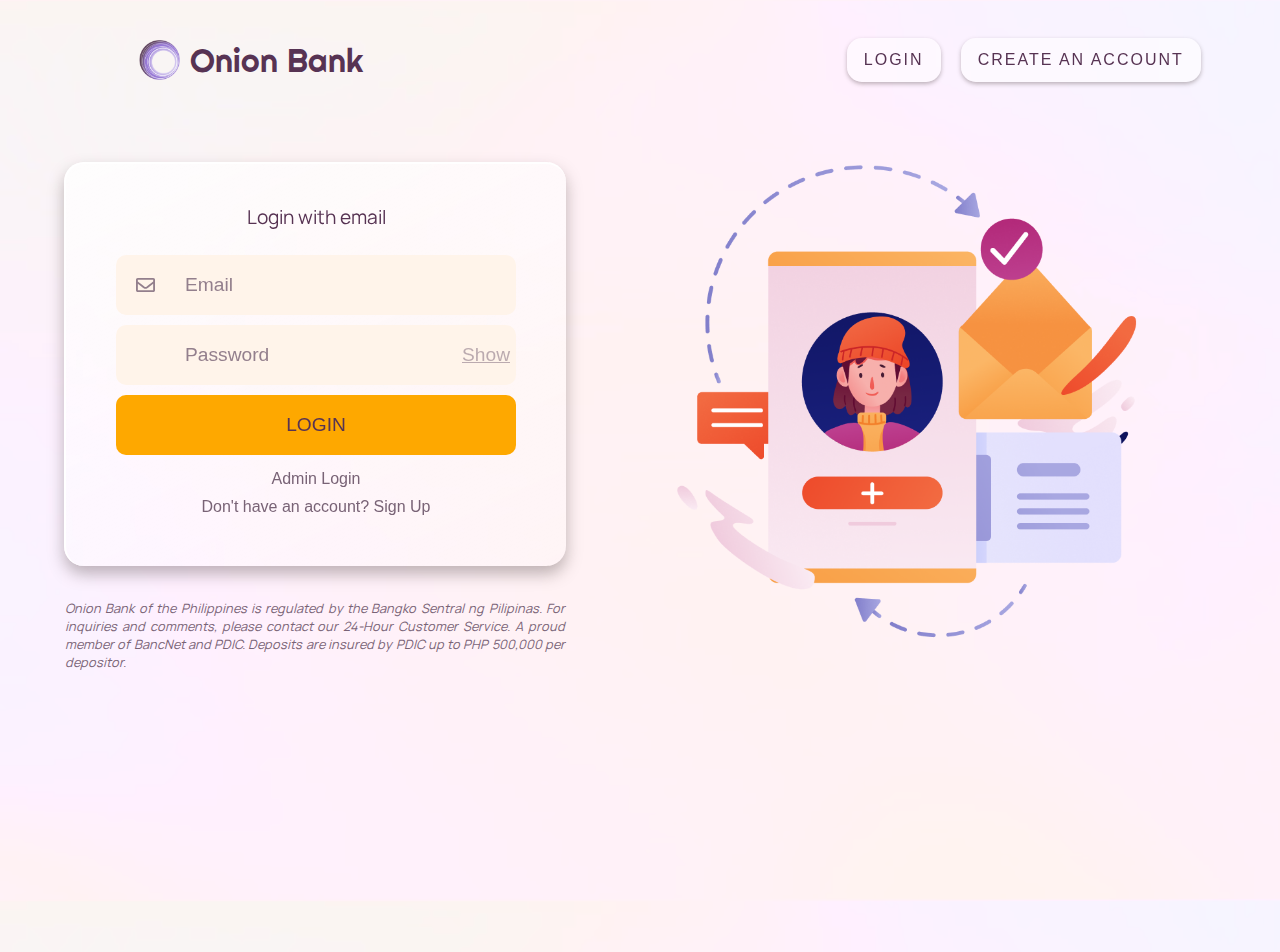
<file: html/login.html>
<!DOCTYPE html>
<html lang="en">
  <head>
    <meta charset="UTF-8" />
    <meta http-equiv="X-UA-Compatible" content="IE=edge" />
    <meta name="viewport" content="width=device-width, initial-scale=1.0" />
    <title>Login</title>
    <link
      rel="stylesheet"
      href="https://pro.fontawesome.com/releases/v5.10.0/css/all.css"
    />
    <link rel="stylesheet" href="../styles/style.css" />
  </head>
  <body>
    <nav>
      <div></div>
      <div>
        <img src="../assets/onionbankmerged.png" /><a href="../index.html"
          >Onion Bank</a
        >
      </div>
      <div id="nav-page-button-container">
        <button onclick="document.location='./login.html'">login</button>
        <button onclick="document.location='./signup.html'">
          create an account
        </button>
      </div>
    </nav>
    <main class="page-container">
      <section class="form-section" id="login-section">
        <div class="form-container" id="login-form-container">
          <a href="#" id="login-email-link">Login with email</a>
          <form class="form" id="user-login-form">
            <div class="login-fields-container">
              <i class="far fa-envelope"></i>
              <input
                type="text"
                class="login-field"
                id="email"
                name="email"
                placeholder="Email"
                required
              />
            </div>
            <div>
              <p id="email-error-text" class="error-text invisible">
                Account does not exist
              </p>
            </div>
            <div class="login-fields-container">
              <i class="far fa-lock"></i>
              <input
                type="password"
                class="login-field"
                id="password"
                name="password"
                placeholder="Password"
                required
              />
              <button id="show-password">Show</button>
              <button id="hide-password" class="invisible">Hide</button>
            </div>
            <div class="login-fields-container">
              <input type="submit" value="LOGIN" id="submit-login-button" />
            </div>
            <button id="admin-login" type="button">Admin Login</button>
            <button
              onclick="document.location='./signup.html'"
              id="sign-up-link"
            >
              Don't have an account? Sign Up
            </button>
          </form>
        </div>
        <div class="form-container invisible" id="admin-login-form-container">
          <a id="login-admin-link">Admin Login</a>
          <form class="form" id="admin-form">
            <div class="login-fields-container">
              <i class="far fa-envelope"></i>
              <input
                type="text"
                class="login-field"
                id="email-admin"
                name="email"
                placeholder="Email"
                required
              />
            </div>
            <div>
              <p id="admin-error-text" class="error-text invisible">
                Account does not exist
              </p>
            </div>
            <div class="login-fields-container">
              <i class="far fa-lock"></i>
              <input
                type="password"
                class="login-field"
                id="password-admin"
                name="password"
                placeholder="Password"
                required
              />
              <button id="show-admin-password">Show</button>
              <button id="hide-admin-password" class="invisible">Hide</button>
            </div>
            <div class="login-fields-container">
              <input
                type="submit"
                value="LOGIN"
                id="submit-login-admin-button"
              />
            </div>
            <button type="button" id="user-login">User Login</button>
          </form>
        </div>
        <div id="disclaimer">
          <p>
            Onion Bank of the Philippines is regulated by the Bangko Sentral ng
            Pilipinas. For inquiries and comments, please contact our 24-Hour
            Customer Service. A proud member of BancNet and PDIC. Deposits are
            insured by PDIC up to PHP 500,000 per depositor.
          </p>
        </div>
      </section>
      <section class="visual-section">
        <div class="visual-section-container">
          <img src="../assets/visual-signup.png" id="visual-image" />
        </div>
      </section>
    </main>
    <script type="module" src="../js/login.js"></script>
  </body>
</html>
</file>
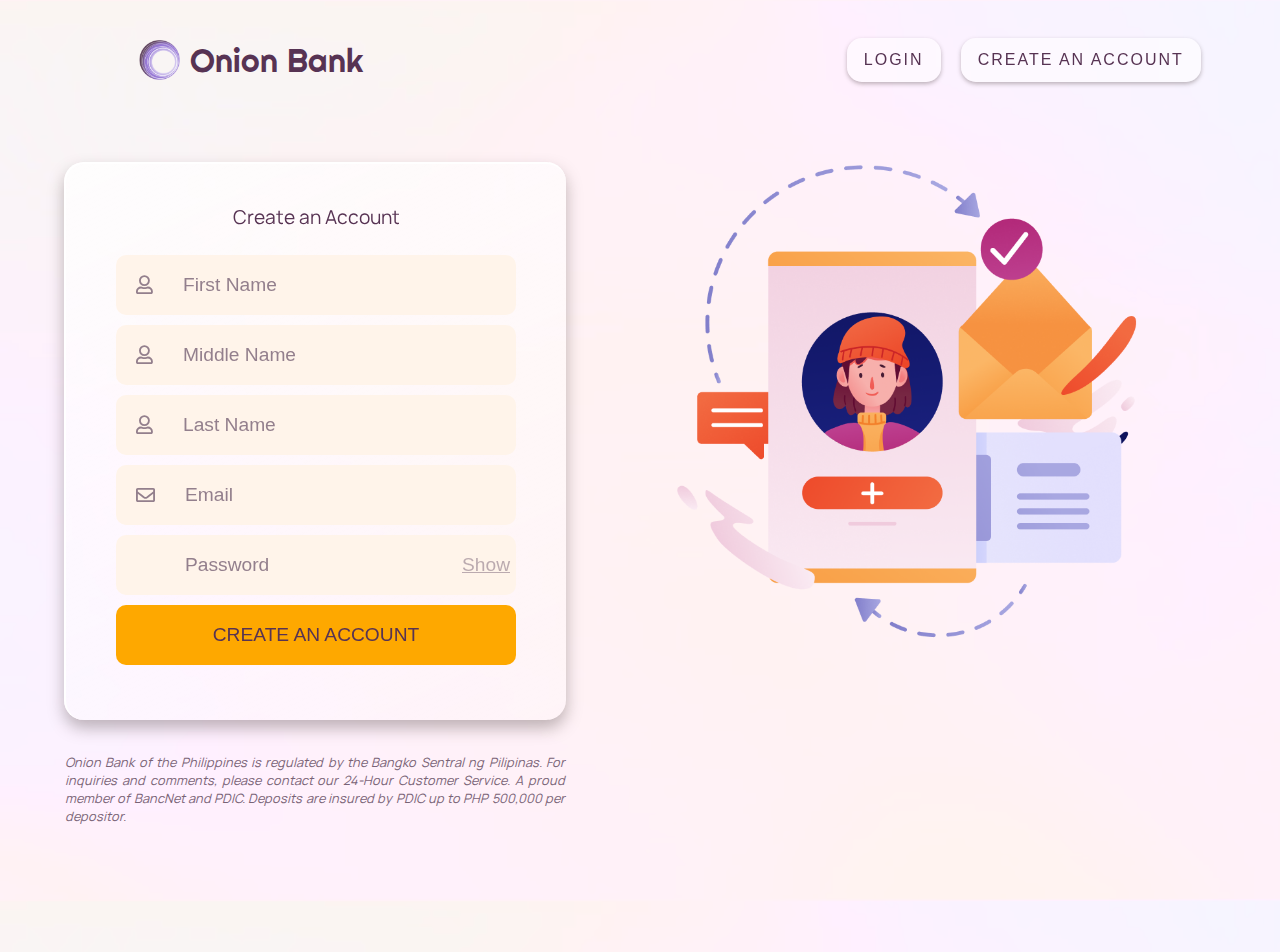
<file: html/signup.html>
<!DOCTYPE html>
<html lang="en">
  <head>
    <meta charset="UTF-8" />
    <meta http-equiv="X-UA-Compatible" content="IE=edge" />
    <meta name="viewport" content="width=device-width, initial-scale=1.0" />
    <title>Sign Up</title>
    <link
      rel="stylesheet"
      href="https://pro.fontawesome.com/releases/v5.10.0/css/all.css"
    />
    <link rel="stylesheet" href="../styles/style.css" />
  </head>
  <body>
    <nav>
      <div></div>
      <div>
        <img src="../assets/onionbankmerged.png" /><a href="../index.html"
          >Onion Bank</a
        >
      </div>
      <div id="nav-page-button-container">
        <button onclick="document.location='./login.html'">login</button>
        <button onclick="document.location='./signup.html'">
          create an account
        </button>
      </div>
    </nav>
    <main class="page-container" id="signup-page-container">
      <section class="form-section" id="signup-section">
        <!-- <div class="title-container">
                <img src="../assets/onionbankmerged.png" >
                <h1 id="bank-title">Onion Bank</h1>
            </div> -->
        <div class="form-container" id="signup-form-container">
          <a href="#" id="login-email-link">Create an Account</a>
          <form class="form" id="signup">
            <div class="login-fields-container">
              <i class="far fa-user"></i>
              <input
                type="text"
                class="login-field"
                id="first-name"
                name="first-name"
                placeholder="First Name"
                required
              />
            </div>
            <div class="login-fields-container">
              <i class="far fa-user"></i>
              <input
                type="text"
                class="login-field"
                id="middle-name"
                name="middle-name"
                placeholder="Middle Name"
                required
              />
            </div>
            <div class="login-fields-container">
              <i class="far fa-user"></i>
              <input
                type="text"
                class="login-field"
                id="last-name"
                name="last-name"
                placeholder="Last Name"
                required
              />
            </div>

            <div class="login-fields-container">
              <i class="far fa-envelope"></i>
              <input
                type="email"
                class="login-field"
                id="email"
                name="email"
                placeholder="Email"
                required
              />
            </div>
            <div>
              <p id="email-error-text" class="error-text invisible">
                Email address already in use
              </p>
            </div>
            <div class="login-fields-container">
              <i class="far fa-lock"></i>
              <input
                type="password"
                class="login-field"
                id="password"
                name="password"
                placeholder="Password"
                required
              />
              <button id="show-password">Show</button>
              <button id="hide-password" class="invisible">Hide</button>
            </div>
            <div class="login-fields-container">
              <input
                type="submit"
                value="CREATE AN ACCOUNT"
                id="submit-signup-button"
              />
            </div>
          </form>
        </div>
        <div id="disclaimer">
          <p>
            Onion Bank of the Philippines is regulated by the Bangko Sentral ng
            Pilipinas. For inquiries and comments, please contact our 24-Hour
            Customer Service. A proud member of BancNet and PDIC. Deposits are
            insured by PDIC up to PHP 500,000 per depositor.
          </p>
        </div>
      </section>
      <section class="visual-section">
        <div class="visual-section-container">
          <img src="../assets/visual-signup.png" />
        </div>
      </section>
    </main>

    <script type="module" src="../js/signup.js"></script>
    <script src="https://smtpjs.com/v3/smtp.js"></script>
  </body>
</html>
</file>
<file: styles/style.css>
@charset "UTF-8";
@import url("https://fonts.googleapis.com/css2?family=Manrope&family=Righteous&display=swap");
/* ----------------------------------------------
 * Generated by Animista on 2021-12-23 16:38:21
 * Licensed under FreeBSD License.
 * See http://animista.net/license for more info. 
 * w: http://animista.net, t: @cssanimista
 * ---------------------------------------------- */
/**
 * ----------------------------------------
 * animation slide-in-left
 * ----------------------------------------
 */
@-webkit-keyframes slide-in-left {
  0% {
    -webkit-transform: translateX(-1000px);
    transform: translateX(-1000px);
    opacity: 0;
  }
  100% {
    -webkit-transform: translateX(0);
    transform: translateX(0);
    opacity: 1;
  }
}
@keyframes slide-in-left {
  0% {
    -webkit-transform: translateX(-1000px);
    transform: translateX(-1000px);
    opacity: 0;
  }
  100% {
    -webkit-transform: translateX(0);
    transform: translateX(0);
    opacity: 1;
  }
}

#greeting,
h3 {
  display: -webkit-box;
  display: -ms-flexbox;
  display: flex;
  -webkit-box-align: center;
      -ms-flex-align: center;
          align-items: center;
  font-size: 1.5rem;
}

.balance-container,
.income-container,
.expense-container,
.accounts-container,
.transactions-container {
  text-align: right;
  margin: 10px;
  padding: 20px;
  background-color: rgba(255, 255, 255, 0.5);
  border-radius: 8%;
}

#account-balance-container {
  font-size: 2rem;
  font-weight: 700;
  margin-top: 5px;
}

#account-balance-label {
  margin: 0;
  padding: 0;
  font-size: 1rem;
}

#account-name-container {
  text-transform: uppercase;
  margin-bottom: 35px;
}

.dashboard {
  display: -webkit-box;
  display: -ms-flexbox;
  display: flex;
}

.dashboard-nav {
  height: 100%;
  margin: 0;
  padding: 0;
  position: fixed;
  overflow: auto;
  backdrop-filter: blur(5px);
  -webkit-backdrop-filter: blur(5px);
  -webkit-box-shadow: 0 8px 32px 0 rgba(78, 64, 64, 0.37);
          box-shadow: 0 8px 32px 0 rgba(78, 64, 64, 0.37);
  background-image: linear-gradient(155deg, rgba(255, 255, 255, 0.72), rgba(255, 255, 255, 0));
  border-radius: 10px;
  border-top: 2px solid white;
  border-left: 2px solid white;
  background-color: rgba(255, 255, 255, 0.5);
  width: 20vw;
  display: -webkit-box;
  display: -ms-flexbox;
  display: flex;
  -webkit-box-orient: vertical;
  -webkit-box-direction: normal;
      -ms-flex-direction: column;
          flex-direction: column;
  -webkit-box-align: center;
      -ms-flex-align: center;
          align-items: center;
  -webkit-box-pack: start;
      -ms-flex-pack: start;
          justify-content: flex-start;
}

.dashboard-nav div {
  display: -webkit-box;
  display: -ms-flexbox;
  display: flex;
  -webkit-box-orient: horizontal;
  -webkit-box-direction: normal;
      -ms-flex-direction: row;
          flex-direction: row;
  -webkit-box-align: center;
      -ms-flex-align: center;
          align-items: center;
  padding: 20px 0;
}

.dashboard-nav div img {
  height: 40px;
}

.dashboard-nav a {
  color: inherit;
}

.nav-option {
  width: 100%;
  display: -webkit-box;
  display: -ms-flexbox;
  display: flex;
  -webkit-box-orient: horizontal;
  -webkit-box-direction: normal;
      -ms-flex-direction: row;
          flex-direction: row;
  -webkit-box-align: center;
      -ms-flex-align: center;
          align-items: center;
  -webkit-box-pack: center;
      -ms-flex-pack: center;
          justify-content: center;
  padding: 20px;
  font-size: 1rem;
  color: inherit;
  font-family: "Manrope", sans-serif;
}

.nav-option:active {
  background-color: #fff4ea;
  color: white;
}

.nav-option:hover:not(.active) {
  background-color: #796376;
  opacity: 0.7;
  color: white;
}

#user-name {
  font-weight: 700;
}

#account-name-container {
  text-align: left;
}

#avatar {
  height: 60px;
  width: 60px;
  position: relative;
  left: 5px;
}

.dashboard-main {
  padding: 20px;
  width: 100%;
  display: -webkit-box;
  display: -ms-flexbox;
  display: flex;
  -webkit-box-orient: vertical;
  -webkit-box-direction: normal;
      -ms-flex-direction: column;
          flex-direction: column;
  margin-left: 20vw;
}

#dashboard-cards {
  display: -ms-grid;
  display: grid;
  -ms-grid-columns: 1fr 1fr 1fr;
      grid-template-columns: 1fr 1fr 1fr;
}

#dashboard-cards section {
  background-color: rgba(255, 255, 255, 0.2);
  padding: 20px;
  backdrop-filter: blur(2px);
  -webkit-backdrop-filter: blur(2px);
  -webkit-box-shadow: 0 8px 16px 0 rgba(78, 64, 64, 0.37);
          box-shadow: 0 8px 16px 0 rgba(78, 64, 64, 0.37);
  background-image: linear-gradient(155deg, rgba(255, 255, 255, 0.72), rgba(255, 255, 255, 0));
  border-radius: 10px;
  border-top: 2px solid white;
  border-left: 2px solid white;
}

#dashboard-cards section:hover {
  -webkit-backdrop-filter: saturate(1800%) opacity(0.5) blur(2px);
          backdrop-filter: saturate(1800%) opacity(0.5) blur(2px);
}

#activity-container,
#chart-container,
#accounts-summary-container {
  width: 1fr;
  margin: 15px;
  background-color: rgba(255, 255, 255, 0.5);
  padding: 20px 80px 80px 80px;
  backdrop-filter: blur(2px);
  -webkit-backdrop-filter: blur(2px);
  -webkit-box-shadow: 0 8px 16px 0 rgba(78, 64, 64, 0.37);
          box-shadow: 0 8px 16px 0 rgba(78, 64, 64, 0.37);
  background-image: linear-gradient(155deg, rgba(255, 255, 255, 0.72), rgba(255, 255, 255, 0));
  border-radius: 10px;
  border-top: 2px solid white;
  border-left: 2px solid white;
}

#chart-container {
  padding: 20px 50px 50px 50px;
}

#chart-area {
  padding: 0px 80px 10px 80px;
}

#accounts-summary-container,
#activity-container {
  height: 90vh;
  min-height: 90vh;
}

#transaction-container {
  -ms-flex-item-align: center;
      align-self: center;
  width: 500px;
  margin: 30px;
  background-color: rgba(255, 255, 255, 0.5);
  padding: 30px;
  display: -webkit-box;
  display: -ms-flexbox;
  display: flex;
  -webkit-box-orient: vertical;
  -webkit-box-direction: normal;
      -ms-flex-direction: column;
          flex-direction: column;
  -webkit-box-pack: center;
      -ms-flex-pack: center;
          justify-content: center;
  -webkit-box-align: center;
      -ms-flex-align: center;
          align-items: center;
  backdrop-filter: blur(2px);
  -webkit-backdrop-filter: blur(2px);
  -webkit-box-shadow: 0 8px 16px 0 rgba(78, 64, 64, 0.37);
          box-shadow: 0 8px 16px 0 rgba(78, 64, 64, 0.37);
  background-image: linear-gradient(155deg, rgba(255, 255, 255, 0.72), rgba(255, 255, 255, 0));
  border-radius: 10px;
  border-top: 2px solid white;
  border-left: 2px solid white;
}

#transaction-container form {
  display: -webkit-box;
  display: -ms-flexbox;
  display: flex;
  -webkit-box-orient: vertical;
  -webkit-box-direction: normal;
      -ms-flex-direction: column;
          flex-direction: column;
  -webkit-box-align: center;
      -ms-flex-align: center;
          align-items: center;
  -webkit-box-pack: center;
      -ms-flex-pack: center;
          justify-content: center;
}

#add-transaction-btn,
#add-account-btn,
#add-income-btn,
#submit-deposit-btn,
#submit-transfer-btn,
#submit-payment-btn {
  margin-top: 0;
  margin: 10px;
  display: inline-block;
  padding: 12px 16px;
  border: 0;
  text-decoration: none;
  border-radius: 15px;
  background-color: rgba(255, 255, 255, 0.5);
  border: 1px solid rgba(255, 255, 255, 0.1);
  -webkit-backdrop-filter: blur(30px);
          backdrop-filter: blur(30px);
  -webkit-box-shadow: 0 2px 4px 0 rgba(78, 64, 64, 0.37);
          box-shadow: 0 2px 4px 0 rgba(78, 64, 64, 0.37);
  color: #573353;
  font-size: 1rem;
  letter-spacing: 2px;
  cursor: pointer;
  text-transform: uppercase;
}

#add-transaction-btn:hover,
#add-account-btn:hover,
#add-income-btn:hover,
#submit-deposit-btn:hover,
#submit-transfer-btn:hover,
#submit-payment-btn:hover {
  background-color: rgba(144, 51, 197, 0.2);
  -webkit-transition: all ease 0.8s;
  transition: all ease 0.8s;
}

#transaction-type,
#deposit-amount,
#recipient,
#biller,
#depositee,
#deposit-date,
#sender,
#recipient,
#transfer-date,
#transfer-amount,
#payment-amount {
  display: -webkit-box;
  display: -ms-flexbox;
  display: flex;
  -webkit-box-align: center;
      -ms-flex-align: center;
          align-items: center;
  height: 60px;
  width: 400px;
  border-radius: 10px;
  background-color: #fff4ea;
  margin: 5px 30px;
  border: none;
  font-size: inherit;
  font-family: inherit;
  color: inherit;
  padding-left: 20px;
}

select {
  border: none;
  font-size: inherit;
  font-family: inherit;
  color: inherit;
  padding-left: 20px;
}

td {
  font-size: 1rem;
}

#amount-column {
  text-align: right;
  padding-right: 20px;
}

.transfer::before,
.payment::before {
  content: '—₱ ' !important;
}

table {
  border-collapse: collapse;
  width: 100%;
  padding-right: 20px;
}

th,
td {
  padding: 8px;
  text-align: center;
}

th {
  text-transform: uppercase;
  font-size: 0.8rem;
}

thead {
  position: -webkit-sticky;
  position: sticky;
  top: 0;
}

.table-container {
  padding-right: 30px;
  overflow-y: scroll;
  display: block;
  height: 80vh;
  width: 100%;
}

.table-container::-webkit-scrollbar {
  width: 5px;
  height: 8px;
  background-color: rgba(230, 230, 250, 0.445);
}

.table-container::-webkit-scrollbar-thumb {
  width: 5px;
  height: 2px;
  background-color: #dddcfe;
}

td {
  padding: 20px 10px;
  border-bottom: 1px solid #ddd;
}

table td:first-child {
  border-radius: 15px 0 0 15px;
}

table th:first-child {
  border-radius: 10px 0 0 10px;
}

table td:last-child {
  border-radius: 0 15px 15px 0;
}

table th:last-child {
  border-radius: 0 10px 10px 0;
}

#table-header {
  background-color: #dddcfe;
  margin-bottom: 10px;
}

#table-header:hover {
  background-color: #dddcfe;
  color: inherit;
}

tr:hover {
  background-color: #dddcfe;
  color: #573353;
}

#activities {
  width: 100%;
  text-align: center;
  padding: 10px 100px;
}

html {
  height: 100%;
  scroll-behavior: smooth;
}

body {
  height: 100%;
  font-family: "Manrope", sans-serif;
  font-size: 1.2rem;
  color: #573353;
  background-size: cover;
  background-blend-mode: color;
  background-image: url(../assets/background-gradient.jpg);
  background-color: #fff4ea;
}

nav {
  padding: 20px;
  display: -ms-grid;
  display: grid;
  -ms-grid-columns: 1fr 5fr 5fr;
      grid-template-columns: 1fr 5fr 5fr;
  -webkit-box-align: center;
      -ms-flex-align: center;
          align-items: center;
  -webkit-box-pack: start;
      -ms-flex-pack: start;
          justify-content: flex-start;
}

nav div {
  display: -webkit-box;
  display: -ms-flexbox;
  display: flex;
  -webkit-box-orient: horizontal;
  -webkit-box-direction: normal;
      -ms-flex-direction: row;
          flex-direction: row;
  -webkit-box-align: center;
      -ms-flex-align: center;
          align-items: center;
}

nav div img {
  height: 40px;
}

nav div a {
  padding-left: 10px;
  font-size: 2rem;
  color: inherit;
  font-family: "Righteous", cursive;
}

nav a {
  color: inherit;
}

a {
  font-family: "Manrope", sans-serif;
  text-decoration: none;
}

a:visited, a:active {
  text-decoration: none;
}

a:hover {
  color: #fea800;
}

.page-container,
.dashboard-container {
  margin: 10px;
  padding: 10px 10px;
  height: 90vh;
  display: -ms-grid;
  display: grid;
  -ms-grid-columns: 1fr 1fr;
      grid-template-columns: 1fr 1fr;
}

.form-section {
  display: -webkit-box;
  display: -ms-flexbox;
  display: flex;
  -webkit-box-orient: vertical;
  -webkit-box-direction: normal;
      -ms-flex-direction: column;
          flex-direction: column;
  padding: 10px 10px;
}

.title-container {
  margin: 20px 30px 0 30px;
  padding: 10px 50px;
  display: -webkit-box;
  display: -ms-flexbox;
  display: flex;
  -webkit-box-pack: center;
      -ms-flex-pack: center;
          justify-content: center;
  -webkit-box-align: center;
      -ms-flex-align: center;
          align-items: center;
}

.title-container img {
  height: 70px;
}

h1 {
  font-family: "Righteous", cursive;
  font-size: 3rem;
  margin: 10px;
  text-align: center;
}

#login-email-link,
#login-admin-link {
  color: inherit;
  margin: 20px;
}

#login-email-link:hover,
#login-admin-link:hover {
  color: #fea800;
}

form {
  display: -webkit-box;
  display: -ms-flexbox;
  display: flex;
  -webkit-box-orient: vertical;
  -webkit-box-direction: normal;
      -ms-flex-direction: column;
          flex-direction: column;
}

.form-container {
  -ms-flex-item-align: center;
      align-self: center;
  display: -webkit-box;
  display: -ms-flexbox;
  display: flex;
  -webkit-box-orient: vertical;
  -webkit-box-direction: normal;
      -ms-flex-direction: column;
          flex-direction: column;
  -webkit-box-align: center;
      -ms-flex-align: center;
          align-items: center;
  background-color: rgba(255, 255, 255, 0.2);
  backdrop-filter: blur(2px);
  -webkit-backdrop-filter: blur(2px);
  -webkit-box-shadow: 0 8px 16px 0 rgba(78, 64, 64, 0.37);
          box-shadow: 0 8px 16px 0 rgba(78, 64, 64, 0.37);
  background-image: linear-gradient(155deg, rgba(255, 255, 255, 0.72), rgba(255, 255, 255, 0));
  border-top: 2px solid white;
  border-left: 2px solid white;
  padding: 20px 20px 50px 20px;
  margin: 20px;
  border-radius: 20px;
}

.login-fields-container {
  display: -webkit-box;
  display: -ms-flexbox;
  display: flex;
  -webkit-box-align: center;
      -ms-flex-align: center;
          align-items: center;
  height: 60px;
  width: 400px;
  border-radius: 10px;
  background-color: #fff4ea;
  margin: 5px 30px;
}

#show-password,
#hide-password,
#show-admin-password,
#hide-admin-password {
  opacity: 0.5;
  padding: 0 20px;
  text-decoration: underline;
  color: #796376;
  font-size: inherit;
  background: none;
  border: none;
  outline: inherit;
  cursor: pointer;
}

#show-password:hover,
#hide-password:hover,
#show-admin-password:hover,
#hide-admin-password:hover {
  color: #fea800;
}

#admin-login,
#user-login,
#sign-up-link {
  margin-top: 10px;
  padding: 0 20px;
  color: #796376;
  font-size: 1rem;
  background: none;
  border: none;
  outline: inherit;
  cursor: pointer;
}

#admin-login:hover,
#user-login:hover,
#sign-up-link:hover {
  color: #fea800;
}

.login-field {
  width: 300px;
  color: #573353;
  border: transparent;
  background-color: transparent;
  padding: 10px;
  width: inherit;
  overflow: visible;
  font-size: 1.2rem;
  outline: none;
}

.login-field::-webkit-input-placeholder {
  font-size: 1.2rem;
  color: #796376;
  opacity: 0.8;
}

.login-field:-ms-input-placeholder {
  font-size: 1.2rem;
  color: #796376;
  opacity: 0.8;
}

.login-field::-ms-input-placeholder {
  font-size: 1.2rem;
  color: #796376;
  opacity: 0.8;
}

.login-field::placeholder {
  font-size: 1.2rem;
  color: #796376;
  opacity: 0.8;
}

.login-field:focus::-webkit-input-placeholder {
  color: transparent;
}

.login-field:focus:-ms-input-placeholder {
  color: transparent;
}

.login-field:focus::-ms-input-placeholder {
  color: transparent;
}

.login-field:focus::placeholder {
  color: transparent;
}

#submit-login-button,
#submit-signup-button,
#submit-edit-account-button,
#submit-login-admin-button {
  font-size: 1.2rem;
  color: #573353;
  height: inherit;
  width: inherit;
  border-radius: inherit;
  display: -webkit-box;
  display: -ms-flexbox;
  display: flex;
  -webkit-box-pack: center;
      -ms-flex-pack: center;
          justify-content: center;
  -webkit-box-align: center;
      -ms-flex-align: center;
          align-items: center;
  border: none;
  background-color: #fea800;
  cursor: pointer;
  -webkit-box-shadow: inset 0 0 0 0 #fea800;
          box-shadow: inset 0 0 0 0 #fea800;
  -webkit-transition: all ease 0.8s;
  transition: all ease 0.8s;
}

#submit-login-button:hover,
#submit-signup-button:hover,
#submit-edit-account-button:hover,
#submit-login-admin-button:hover {
  -webkit-box-shadow: inset 400px 0 0 0 #573353;
          box-shadow: inset 400px 0 0 0 #573353;
  color: #dddcfe;
}

#disclaimer {
  font-style: italic;
  -ms-grid-column-align: center;
      justify-self: center;
  -ms-flex-item-align: center;
      -ms-grid-row-align: center;
      align-self: center;
  width: 500px;
  font-size: 0.8rem;
  text-align: justify;
  color: #796376;
}

.far {
  color: #796376;
  padding: 10px 20px;
  font-size: 1.2rem;
  text-align: center;
  text-decoration: none;
  opacity: 0.8;
}

.visual-section {
  display: -webkit-box;
  display: -ms-flexbox;
  display: flex;
  -webkit-box-align: start;
      -ms-flex-align: start;
          align-items: flex-start;
  -webkit-box-pack: center;
      -ms-flex-pack: center;
          justify-content: center;
}

.visual-section-container {
  display: -webkit-box;
  display: -ms-flexbox;
  display: flex;
  -webkit-box-pack: center;
      -ms-flex-pack: center;
          justify-content: center;
  height: auto;
  width: 650px;
  overflow: hidden;
}

.visual-section-container img {
  width: 500px;
  height: auto;
}

#main-visual {
  height: auto;
  width: 900px;
  margin: 0 -150px;
}

#email-form {
  display: none;
}

.currency:before {
  content: '₱ ';
}

.invisible {
  display: none !important;
}

#landing-page-button-container {
  margin-top: 50px;
  margin-left: 100px;
  display: -webkit-box;
  display: -ms-flexbox;
  display: flex;
  -webkit-box-orient: horizontal;
  -webkit-box-direction: normal;
      -ms-flex-direction: row;
          flex-direction: row;
  width: inherit;
  -webkit-box-pack: center;
      -ms-flex-pack: center;
          justify-content: center;
}

#landing-page-button-container button {
  margin: 10px;
  display: inline-block;
  padding: 24px 32px;
  border: 0;
  text-decoration: none;
  border-radius: 15px;
  background-color: rgba(255, 255, 255, 0.8);
  border: 1px solid rgba(255, 255, 255, 0.1);
  -webkit-backdrop-filter: blur(30px);
          backdrop-filter: blur(30px);
  -webkit-box-shadow: 0 8px 16px 0 rgba(78, 64, 64, 0.37);
          box-shadow: 0 8px 16px 0 rgba(78, 64, 64, 0.37);
  color: #573353;
  font-size: 1rem;
  letter-spacing: 2px;
  cursor: pointer;
  text-transform: uppercase;
}

#landing-page-button-container button:hover {
  background-color: rgba(144, 51, 197, 0.2);
  -webkit-transition: all ease 0.8s;
  transition: all ease 0.8s;
}

#nav-page-button-container {
  margin-left: 100px;
  display: -webkit-box;
  display: -ms-flexbox;
  display: flex;
  -webkit-box-orient: horizontal;
  -webkit-box-direction: normal;
      -ms-flex-direction: row;
          flex-direction: row;
  width: inherit;
  -webkit-box-pack: center;
      -ms-flex-pack: center;
          justify-content: center;
}

#nav-page-button-container button {
  margin-top: 0;
  margin: 10px;
  display: inline-block;
  padding: 12px 16px;
  border: 0;
  text-decoration: none;
  border-radius: 15px;
  background-color: rgba(255, 255, 255, 0.5);
  border: 1px solid rgba(255, 255, 255, 0.1);
  -webkit-backdrop-filter: blur(30px);
          backdrop-filter: blur(30px);
  -webkit-box-shadow: 0 2px 4px 0 rgba(78, 64, 64, 0.37);
          box-shadow: 0 2px 4px 0 rgba(78, 64, 64, 0.37);
  color: #573353;
  font-size: 1rem;
  letter-spacing: 2px;
  cursor: pointer;
  text-transform: uppercase;
}

#nav-page-button-container button:hover {
  background-color: rgba(144, 51, 197, 0.2);
  -webkit-transition: all ease 0.8s;
  transition: all ease 0.8s;
}

#slogan {
  margin-top: 50px;
  font-family: "Manrope", sans-serif;
  font-weight: 100;
  letter-spacing: 2px;
  text-align: left;
  margin-left: 100px;
  font-size: 3.5rem;
}

#title-section {
  display: -webkit-box;
  display: -ms-flexbox;
  display: flex;
  -webkit-box-orient: vertical;
  -webkit-box-direction: normal;
      -ms-flex-direction: column;
          flex-direction: column;
  -webkit-box-pack: start;
      -ms-flex-pack: start;
          justify-content: flex-start;
  -webkit-box-align: start;
      -ms-flex-align: start;
          align-items: flex-start;
}

#bank-title-main {
  font-size: 3rem;
}

.modal {
  display: -webkit-box;
  display: -ms-flexbox;
  display: flex;
  -webkit-box-align: center;
      -ms-flex-align: center;
          align-items: center;
  -webkit-box-pack: center;
      -ms-flex-pack: center;
          justify-content: center;
  position: fixed;
  z-index: 1;
  left: 0;
  top: 0;
  width: 100%;
  height: 100%;
  overflow: auto;
  background-color: black;
  background-color: rgba(0, 0, 0, 0.8);
}

.transaction-modal {
  display: -webkit-box;
  display: -ms-flexbox;
  display: flex;
  -webkit-box-align: center;
      -ms-flex-align: center;
          align-items: center;
  -webkit-box-pack: center;
      -ms-flex-pack: center;
          justify-content: center;
  position: fixed;
  z-index: 3;
  left: 0;
  top: 0;
  width: 100%;
  height: 100%;
  overflow: auto;
  background-color: black;
  background-color: rgba(0, 0, 0, 0.8);
}

.error-text {
  font-size: 0.8rem;
  text-align: right;
  color: mediumvioletred;
  margin: 0;
  padding-right: 50px;
}
/*# sourceMappingURL=style.css.map */
</file>
